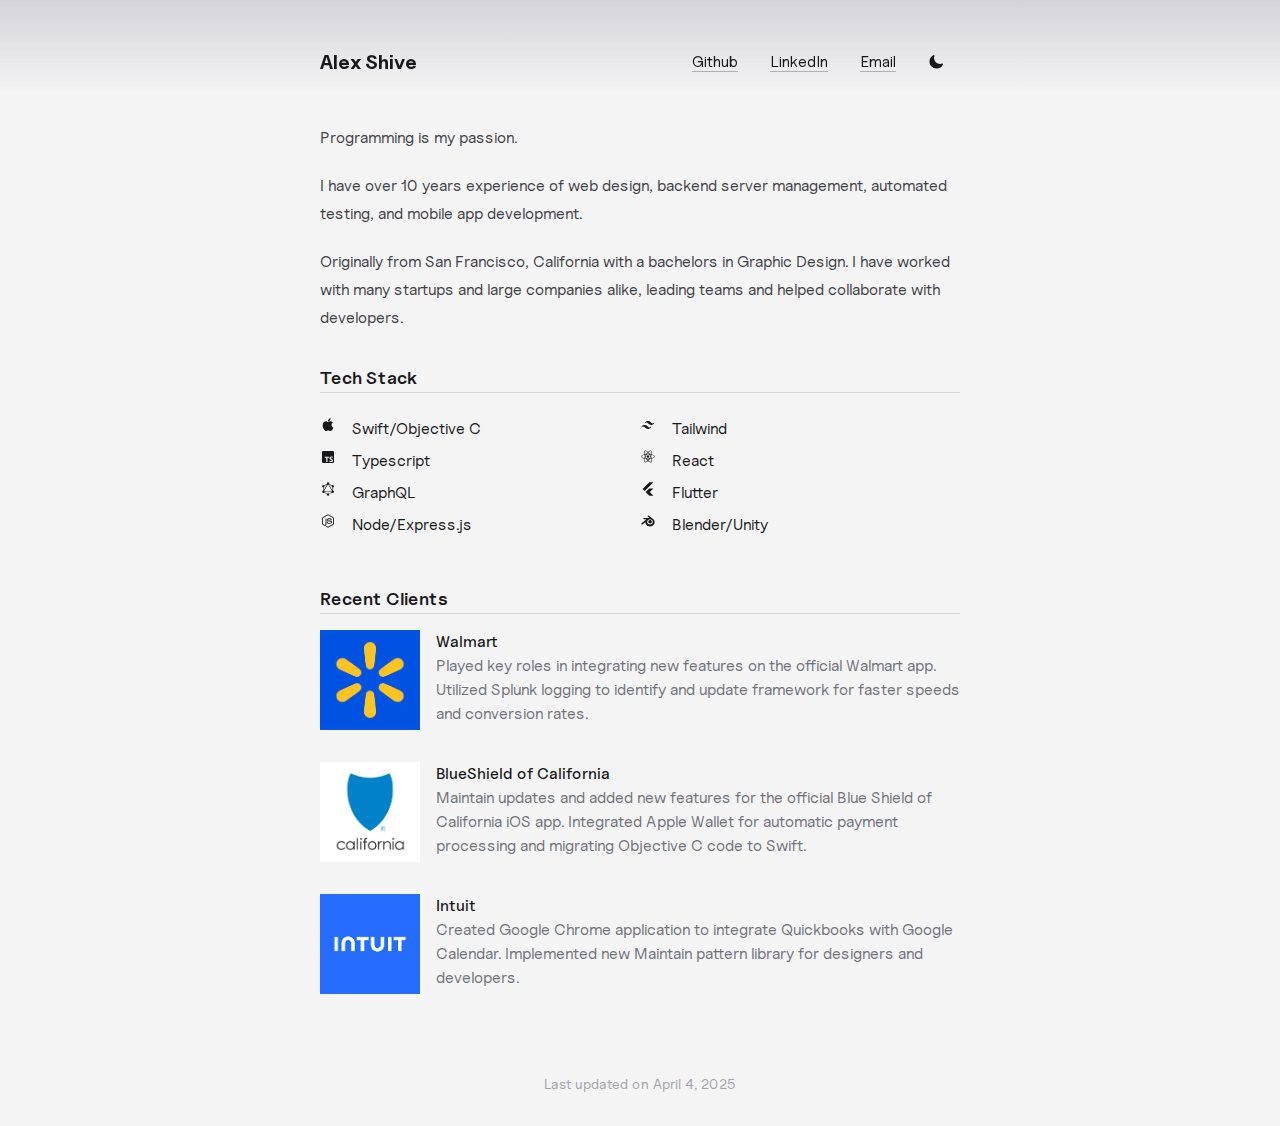
<file: index.html>
<!DOCTYPE html><html lang="en"><head><meta charSet="utf-8"/><meta name="viewport" content="width=device-width, initial-scale=1"/><link rel="preload" href="/_next/static/media/ddac6b903c551925-s.p.woff2" as="font" crossorigin="" type="font/woff2"/><link rel="preload" as="image" href="/projects/walmart.webp"/><link rel="preload" as="image" href="/projects/bsca.webp"/><link rel="preload" as="image" href="/projects/intuit.webp"/><link rel="stylesheet" href="/_next/static/css/1c011b5ec238d823.css" data-precedence="next"/><link rel="preload" as="script" fetchPriority="low" href="/_next/static/chunks/webpack-40944f25d81cb14c.js"/><script src="/_next/static/chunks/4bd1b696-4e6290bd3a973d28.js" async=""></script><script src="/_next/static/chunks/517-cf7f3ab060269c65.js" async=""></script><script src="/_next/static/chunks/main-app-b013ec778c0e8a69.js" async=""></script><script src="/_next/static/chunks/f7333993-b064a245c08699eb.js" async=""></script><script src="/_next/static/chunks/app/layout-23ebc44038657bbb.js" async=""></script><meta name="next-size-adjust" content=""/><title>Alex Shive</title><link rel="icon" href="/icon.svg?fbaa28dee3fe0502" type="image/svg+xml" sizes="any"/><script src="/_next/static/chunks/polyfills-42372ed130431b0a.js" noModule=""></script></head><body class="mx-auto flex flex-col bg-zinc-100 font-sans text-zinc-900 underline-offset-4 selection:bg-zinc-900 selection:text-zinc-100 md:px-0 dark:bg-zinc-950 dark:text-zinc-100 dark:selection:bg-zinc-100 dark:selection:text-zinc-900 __variable_2474da"><script>((e,t,r,n,o,a,i,u)=>{let s=document.documentElement,l=["light","dark"];function c(t){(Array.isArray(e)?e:[e]).forEach(e=>{let r="class"===e,n=r&&a?o.map(e=>a[e]||e):o;r?(s.classList.remove(...n),s.classList.add(a&&a[t]?a[t]:t)):s.setAttribute(e,t)}),u&&l.includes(t)&&(s.style.colorScheme=t)}if(n)c(n);else try{let e=localStorage.getItem(t)||r,n=i&&"system"===e?window.matchMedia("(prefers-color-scheme: dark)").matches?"dark":"light":e;c(n)}catch(e){}})("class","theme","system",null,["light","dark"],null,true,true)</script><header class="sticky inset-0 z-50 bg-gradient-to-b from-zinc-300 dark:from-zinc-900"><section class="items-center flex pt-8"><h1 class="text-xl font-bold flex py-4 flex-auto">Alex Shive</h1><div class="flex flex-none"><span class="p-4"><span class="border-b border-zinc-500 border-opacity-50 transition-[border] hover:border-opacity-100 dark:border-zinc-400 dark:border-opacity-50 dark:hover:border-opacity-100"><a href="https://github.com/alexshive" target="_blank" class="py-4">Github</a></span></span><span class="p-4"><span class="border-b border-zinc-500 border-opacity-50 transition-[border] hover:border-opacity-100 dark:border-zinc-400 dark:border-opacity-50 dark:hover:border-opacity-100"><a href="https://linkedin.com/in/alexshive/" target="_blank" class="py-4">LinkedIn</a></span></span><span class="p-4"><span class="border-b border-zinc-500 border-opacity-50 transition-[border] hover:border-opacity-100 dark:border-zinc-400 dark:border-opacity-50 dark:hover:border-opacity-100"><a href="mailto:mralexshive@gmail.com" target="_blank" class="py-4">Email</a></span></span><div class="size-4"></div></div></section></header><main class="py-8"><section class=" prose prose-zinc max-w-none dark:prose-invert prose-headings:text-zinc-900 prose-h1:text-xl prose-h1:font-semibold prose-h2:text-lg prose-h2:font-semibold prose-a:text-zinc-900 prose-a:no-underline sm:prose-h2:mt-8 dark:prose-headings:text-zinc-100 dark:prose-a:text-zinc-100"><p>Programming is my passion.</p><p>I have over 10 years experience of web design, backend server management, automated testing, and mobile app development.</p><p>Originally from San Francisco, California with a bachelors in Graphic Design. I have worked with many startups and large companies alike, leading teams and helped collaborate with developers.</p></section><section class="flex flex-col py-8"><h2>Tech Stack</h2><div class="grid grid-cols-2 border-t border-zinc-300 dark:border-zinc-800 py-4"><div class="flex pt-2"><svg stroke="currentColor" fill="currentColor" stroke-width="0" viewBox="0 0 24 24" height="1em" width="1em" xmlns="http://www.w3.org/2000/svg"><path d="M19.665 16.811a10.316 10.316 0 0 1-1.021 1.837c-.537.767-.978 1.297-1.316 1.592-.525.482-1.089.73-1.692.744-.432 0-.954-.123-1.562-.373-.61-.249-1.17-.371-1.683-.371-.537 0-1.113.122-1.73.371-.616.25-1.114.381-1.495.393-.577.025-1.154-.229-1.729-.764-.367-.32-.826-.87-1.377-1.648-.59-.829-1.075-1.794-1.455-2.891-.407-1.187-.611-2.335-.611-3.447 0-1.273.275-2.372.826-3.292a4.857 4.857 0 0 1 1.73-1.751 4.65 4.65 0 0 1 2.34-.662c.46 0 1.063.142 1.81.422s1.227.422 1.436.422c.158 0 .689-.167 1.593-.498.853-.307 1.573-.434 2.163-.384 1.6.129 2.801.759 3.6 1.895-1.43.867-2.137 2.08-2.123 3.637.012 1.213.453 2.222 1.317 3.023a4.33 4.33 0 0 0 1.315.863c-.106.307-.218.6-.336.882zM15.998 2.38c0 .95-.348 1.838-1.039 2.659-.836.976-1.846 1.541-2.941 1.452a2.955 2.955 0 0 1-.021-.36c0-.913.396-1.889 1.103-2.688.352-.404.8-.741 1.343-1.009.542-.264 1.054-.41 1.536-.435.013.128.019.255.019.381z"></path></svg><span class="ml-4">Swift/Objective C</span></div><div class="flex pt-2"><svg stroke="currentColor" fill="currentColor" stroke-width="0" viewBox="0 0 24 24" height="1em" width="1em" xmlns="http://www.w3.org/2000/svg"><path d="M18.5 9.51a4.22 4.22 0 0 1-1.91-1.34A5.77 5.77 0 0 0 12 6a4.72 4.72 0 0 0-5 4 3.23 3.23 0 0 1 3.5-1.49 4.32 4.32 0 0 1 1.91 1.35A5.77 5.77 0 0 0 17 12a4.72 4.72 0 0 0 5-4 3.2 3.2 0 0 1-3.5 1.51zm-13 4.98a4.22 4.22 0 0 1 1.91 1.34A5.77 5.77 0 0 0 12 18a4.72 4.72 0 0 0 5-4 3.23 3.23 0 0 1-3.5 1.49 4.32 4.32 0 0 1-1.91-1.35A5.8 5.8 0 0 0 7 12a4.72 4.72 0 0 0-5 4 3.2 3.2 0 0 1 3.5-1.51z"></path></svg><span class="ml-4">Tailwind</span></div><div class="flex pt-2"><svg stroke="currentColor" fill="currentColor" stroke-width="0" viewBox="0 0 24 24" height="1em" width="1em" xmlns="http://www.w3.org/2000/svg"><path d="M19.24 3H4.76A1.76 1.76 0 0 0 3 4.76v14.48A1.76 1.76 0 0 0 4.76 21h14.48A1.76 1.76 0 0 0 21 19.24V4.76A1.76 1.76 0 0 0 19.24 3zm-5.8 10h-2.25v6.44H9.4V13H7.15v-1.46h6.29zm5.8 5.28a1.71 1.71 0 0 1-.67.74 3 3 0 0 1-1 .39 5.81 5.81 0 0 1-1.2.12 7 7 0 0 1-1.23-.11 4.52 4.52 0 0 1-1-.33v-1.71l-.06-.06h.06v.07a3.41 3.41 0 0 0 1 .54 3.06 3.06 0 0 0 1.13.2 2.58 2.58 0 0 0 .6-.06 1.47 1.47 0 0 0 .42-.17.75.75 0 0 0 .25-.25.69.69 0 0 0-.06-.74 1.24 1.24 0 0 0-.35-.33 3.12 3.12 0 0 0-.53-.3l-.67-.28a3.57 3.57 0 0 1-1.37-1 2 2 0 0 1-.46-1.33 2.16 2.16 0 0 1 .24-1.06 2.09 2.09 0 0 1 .66-.71 2.88 2.88 0 0 1 1-.42 5.11 5.11 0 0 1 1.19-.13 7 7 0 0 1 1.09.07 4.53 4.53 0 0 1 .88.23v1.65a2.42 2.42 0 0 0-.42-.24 3.58 3.58 0 0 0-.49-.17 3 3 0 0 0-.49-.1 2.45 2.45 0 0 0-.46 0 2.29 2.29 0 0 0-.56.06 1.54 1.54 0 0 0-.43.16.78.78 0 0 0-.26.25.63.63 0 0 0-.09.33.62.62 0 0 0 .1.35 1.19 1.19 0 0 0 .3.29 2.15 2.15 0 0 0 .46.28l.63.28a6.56 6.56 0 0 1 .84.42 2.65 2.65 0 0 1 .64.49 1.79 1.79 0 0 1 .42.63 2.48 2.48 0 0 1 .14.85 2.68 2.68 0 0 1-.25 1.08z"></path></svg><span class="ml-4">Typescript</span></div><div class="flex pt-2"><svg stroke="currentColor" fill="currentColor" stroke-width="0" viewBox="0 0 24 24" height="1em" width="1em" xmlns="http://www.w3.org/2000/svg"><circle cx="12" cy="11.245" r="1.785"></circle><path d="m7.002 14.794-.395-.101c-2.934-.741-4.617-2.001-4.617-3.452 0-1.452 1.684-2.711 4.617-3.452l.395-.1.111.391a19.507 19.507 0 0 0 1.136 2.983l.085.178-.085.178c-.46.963-.841 1.961-1.136 2.985l-.111.39zm-.577-6.095c-2.229.628-3.598 1.586-3.598 2.542 0 .954 1.368 1.913 3.598 2.54.273-.868.603-1.717.985-2.54a20.356 20.356 0 0 1-.985-2.542zm10.572 6.095-.11-.392a19.628 19.628 0 0 0-1.137-2.984l-.085-.177.085-.179c.46-.961.839-1.96 1.137-2.984l.11-.39.395.1c2.935.741 4.617 2 4.617 3.453 0 1.452-1.683 2.711-4.617 3.452l-.395.101zm-.41-3.553c.4.866.733 1.718.987 2.54 2.23-.627 3.599-1.586 3.599-2.54 0-.956-1.368-1.913-3.599-2.542a20.683 20.683 0 0 1-.987 2.542z"></path><path d="m6.419 8.695-.11-.39c-.826-2.908-.576-4.991.687-5.717 1.235-.715 3.222.13 5.303 2.265l.284.292-.284.291a19.718 19.718 0 0 0-2.02 2.474l-.113.162-.196.016a19.646 19.646 0 0 0-3.157.509l-.394.098zm1.582-5.529c-.224 0-.422.049-.589.145-.828.477-.974 2.138-.404 4.38.891-.197 1.79-.338 2.696-.417a21.058 21.058 0 0 1 1.713-2.123c-1.303-1.267-2.533-1.985-3.416-1.985zm7.997 16.984c-1.188 0-2.714-.896-4.298-2.522l-.283-.291.283-.29a19.827 19.827 0 0 0 2.021-2.477l.112-.16.194-.019a19.473 19.473 0 0 0 3.158-.507l.395-.1.111.391c.822 2.906.573 4.992-.688 5.718a1.978 1.978 0 0 1-1.005.257zm-3.415-2.82c1.302 1.267 2.533 1.986 3.415 1.986.225 0 .423-.05.589-.145.829-.478.976-2.142.404-4.384-.89.198-1.79.34-2.698.419a20.526 20.526 0 0 1-1.71 2.124z"></path><path d="m17.58 8.695-.395-.099a19.477 19.477 0 0 0-3.158-.509l-.194-.017-.112-.162A19.551 19.551 0 0 0 11.7 5.434l-.283-.291.283-.29c2.08-2.134 4.066-2.979 5.303-2.265 1.262.727 1.513 2.81.688 5.717l-.111.39zm-3.287-1.421c.954.085 1.858.228 2.698.417.571-2.242.425-3.903-.404-4.381-.824-.477-2.375.253-4.004 1.841.616.67 1.188 1.378 1.71 2.123zM8.001 20.15a1.983 1.983 0 0 1-1.005-.257c-1.263-.726-1.513-2.811-.688-5.718l.108-.391.395.1c.964.243 2.026.414 3.158.507l.194.019.113.16c.604.878 1.28 1.707 2.02 2.477l.284.29-.284.291c-1.583 1.627-3.109 2.522-4.295 2.522zm-.993-5.362c-.57 2.242-.424 3.906.404 4.384.825.47 2.371-.255 4.005-1.842a21.17 21.17 0 0 1-1.713-2.123 20.692 20.692 0 0 1-2.696-.419z"></path><path d="M12 15.313c-.687 0-1.392-.029-2.1-.088l-.196-.017-.113-.162a25.697 25.697 0 0 1-1.126-1.769 26.028 26.028 0 0 1-.971-1.859l-.084-.177.084-.179c.299-.632.622-1.252.971-1.858.347-.596.726-1.192 1.126-1.77l.113-.16.196-.018a25.148 25.148 0 0 1 4.198 0l.194.019.113.16a25.136 25.136 0 0 1 2.1 3.628l.083.179-.083.177a24.742 24.742 0 0 1-2.1 3.628l-.113.162-.194.017c-.706.057-1.412.087-2.098.087zm-1.834-.904c1.235.093 2.433.093 3.667 0a24.469 24.469 0 0 0 1.832-3.168 23.916 23.916 0 0 0-1.832-3.168 23.877 23.877 0 0 0-3.667 0 23.743 23.743 0 0 0-1.832 3.168 24.82 24.82 0 0 0 1.832 3.168z"></path></svg><span class="ml-4">React</span></div><div class="flex pt-2"><svg stroke="currentColor" fill="currentColor" stroke-width="0" viewBox="0 0 24 24" height="1em" width="1em" xmlns="http://www.w3.org/2000/svg"><path d="M20.1 14.56a2.07 2.07 0 0 0-.47-.18V9.62a1.64 1.64 0 0 0 .48-.18 1.78 1.78 0 0 0-1.78-3.09 1.62 1.62 0 0 0-.41.32l-4.11-2.38a1.7 1.7 0 0 0 .07-.51 1.78 1.78 0 0 0-3.56 0 1.7 1.7 0 0 0 .07.51L6.28 6.66a1.58 1.58 0 0 0-.41-.31 1.78 1.78 0 0 0-1.78 3.09 1.64 1.64 0 0 0 .48.18v4.76a2.07 2.07 0 0 0-.47.18 1.78 1.78 0 1 0 1.78 3.09 1.72 1.72 0 0 0 .4-.31l4.11 2.37a1.7 1.7 0 0 0-.07.51 1.78 1.78 0 0 0 3.56 0 1.69 1.69 0 0 0-.09-.56l4.09-2.36a1.7 1.7 0 0 0 .44.35 1.78 1.78 0 1 0 1.78-3.09zM6.72 15.69a1.72 1.72 0 0 0-.19-.47 1.53 1.53 0 0 0-.31-.4l5.38-9.33a1.82 1.82 0 0 0 1 0l5.4 9.33a1.53 1.53 0 0 0-.31.4 1.72 1.72 0 0 0-.19.47zM17.5 7.4a1.81 1.81 0 0 0 .17 1.38 1.75 1.75 0 0 0 1.12.84v4.76h-.07l-5.39-9.31.05-.07zM10.82 5a.12.12 0 0 0 0 .05L5.48 14.4h-.07V9.62a1.75 1.75 0 0 0 1.12-.84A1.81 1.81 0 0 0 6.7 7.4zm2.6 14a1.78 1.78 0 0 0-1.32-.58 1.75 1.75 0 0 0-1.28.54L6.7 16.6v-.06h10.78v.11z"></path></svg><span class="ml-4">GraphQL</span></div><div class="flex pt-2"><svg stroke="currentColor" fill="currentColor" stroke-width="0" viewBox="0 0 24 24" height="1em" width="1em" xmlns="http://www.w3.org/2000/svg"><path d="M13.9 2.01 3.9 12l3.09 3.09 2.71-2.7L20.09 2l-6.19.01zm.82 14.6 5.39-5.38h-5.93c-.11 0-.26 0-.34.07l-2.23 2.23-3.09 3.07 3.09 3.1 2.15 2.15c.07.07.14.17.26.15h6.07z"></path></svg><span class="ml-4">Flutter</span></div><div class="flex pt-2"><svg stroke="currentColor" fill="currentColor" stroke-width="0" viewBox="0 0 24 24" height="1em" width="1em" xmlns="http://www.w3.org/2000/svg"><path d="M12 21.985c-.275 0-.532-.074-.772-.202l-2.439-1.448c-.365-.203-.182-.277-.072-.314.496-.165.588-.201 1.101-.493.056-.037.129-.02.185.017l1.87 1.12c.074.036.166.036.221 0l7.319-4.237c.074-.036.11-.11.11-.202V7.768c0-.091-.036-.165-.11-.201l-7.319-4.219c-.073-.037-.165-.037-.221 0L4.552 7.566c-.073.036-.11.129-.11.201v8.457c0 .073.037.166.11.202l2 1.157c1.082.548 1.762-.095 1.762-.735V8.502c0-.11.091-.221.22-.221h.936c.108 0 .22.092.22.221v8.347c0 1.449-.788 2.294-2.164 2.294-.422 0-.752 0-1.688-.46l-1.925-1.099a1.55 1.55 0 0 1-.771-1.34V7.786c0-.55.293-1.064.771-1.339l7.316-4.237a1.637 1.637 0 0 1 1.544 0l7.317 4.237c.479.274.771.789.771 1.339v8.458c0 .549-.293 1.063-.771 1.34l-7.317 4.236c-.241.11-.516.165-.773.165zm2.256-5.816c-3.21 0-3.87-1.468-3.87-2.714 0-.11.092-.221.22-.221h.954c.11 0 .201.073.201.184.147.971.568 1.449 2.514 1.449 1.54 0 2.202-.35 2.202-1.175 0-.477-.185-.825-2.587-1.063-1.999-.2-3.246-.643-3.246-2.238 0-1.485 1.247-2.366 3.339-2.366 2.347 0 3.503.809 3.649 2.568a.297.297 0 0 1-.056.165c-.037.036-.091.073-.146.073h-.953a.212.212 0 0 1-.202-.164c-.221-1.012-.789-1.34-2.292-1.34-1.689 0-1.891.587-1.891 1.027 0 .531.237.696 2.514.99 2.256.293 3.32.715 3.32 2.294-.02 1.615-1.339 2.531-3.67 2.531z"></path></svg><span class="ml-4">Node/Express.js</span></div><div class="flex pt-2"><svg stroke="currentColor" fill="currentColor" stroke-width="0" viewBox="0 0 24 24" height="1em" width="1em" xmlns="http://www.w3.org/2000/svg"><path d="M12.427 13.011c.037-.667.363-1.254.856-1.671a2.855 2.855 0 0 1 1.844-.66c.71 0 1.36.25 1.845.66.492.417.819 1.005.856 1.671.038.686-.237 1.323-.721 1.795a2.829 2.829 0 0 1-1.979.782 2.83 2.83 0 0 1-1.981-.782c-.483-.472-.759-1.109-.72-1.795z"></path><path d="M8.124 14.361c.005.26.089.767.213 1.164a6.156 6.156 0 0 0 1.328 2.299 6.833 6.833 0 0 0 2.323 1.667 7.465 7.465 0 0 0 3.05.635 7.495 7.495 0 0 0 3.051-.645 6.913 6.913 0 0 0 2.321-1.675 6.196 6.196 0 0 0 1.326-2.303 5.76 5.76 0 0 0 .25-1.285 5.942 5.942 0 0 0-.888-3.594 6.496 6.496 0 0 0-1.545-1.703l.001-.001-6.249-4.799-.016-.014c-.411-.314-1.101-.313-1.551.002-.457.319-.508.846-.104 1.18l-.001.001 2.606 2.121-7.943.009h-.012c-.656 0-1.287.432-1.412.976-.128.555.318 1.015 1.001 1.017l-.001.003 4.027-.008-7.188 5.516-.027.021c-.677.519-.896 1.382-.47 1.929.434.556 1.354.556 2.04.002l3.922-3.209c.001 0-.056.433-.052.694zm10.078 1.45c-.808.824-1.938 1.291-3.163 1.293-1.226.002-2.356-.461-3.165-1.283a3.739 3.739 0 0 1-.864-1.352 3.503 3.503 0 0 1-.199-1.511c.044-.505.193-.987.434-1.422.236-.429.562-.815.962-1.144a4.477 4.477 0 0 1 2.832-.988 4.478 4.478 0 0 1 2.832.98c.399.326.725.711.961 1.139.24.436.39.916.434 1.421a3.52 3.52 0 0 1-.198 1.511 3.804 3.804 0 0 1-.866 1.356z"></path></svg><span class="ml-4">Blender/Unity</span></div></div></section><section><h2>Recent Clients</h2><div class="flex grid border-t border-zinc-300 dark:border-zinc-800"><a href="https://apps.apple.com/us/app/walmart-shopping-savings/id338137227" target="_blank"><article class="flex flex-col gap-2 py-4 transition-[background]"><div class="flex"><img src="/projects/walmart.webp" alt="Thumbnail for Walmart." width="100" height="100"/><div class="pl-4"><h3 class="font-medium">Walmart</h3><p class="text-zinc-500 dark:text-zinc-400">Played key roles in integrating new features on the official Walmart app. Utilized Splunk logging to identify and update framework for faster speeds and conversion rates.</p></div></div></article></a><a href="https://apps.apple.com/us/app/blue-shield-of-california/id728293729" target="_blank"><article class="flex flex-col gap-2 py-4 transition-[background]"><div class="flex"><img src="/projects/bsca.webp" alt="Thumbnail for BlueShield of California." width="100" height="100"/><div class="pl-4"><h3 class="font-medium">BlueShield of California</h3><p class="text-zinc-500 dark:text-zinc-400">Maintain updates and added new features for the official Blue Shield of California iOS app. Integrated Apple Wallet for automatic payment processing and migrating Objective C code to Swift.</p></div></div></article></a><a href="https://intuit.com" target="_blank"><article class="flex flex-col gap-2 py-4 transition-[background]"><div class="flex"><img src="/projects/intuit.webp" alt="Thumbnail for Intuit." width="100" height="100"/><div class="pl-4"><h3 class="font-medium">Intuit</h3><p class="text-zinc-500 dark:text-zinc-400">Created Google Chrome application to integrate Quickbooks with Google Calendar. Implemented new Maintain pattern library for designers and developers. </p></div></div></article></a></div></section></main><footer class="my-8 flex justify-center text-sm text-zinc-400 dark:text-zinc-500"><p>Last updated on <!-- -->April 4, 2025</p></footer><script src="/_next/static/chunks/webpack-40944f25d81cb14c.js" async=""></script><script>(self.__next_f=self.__next_f||[]).push([0])</script><script>self.__next_f.push([1,"1:\"$Sreact.fragment\"\n2:I[7113,[\"760\",\"static/chunks/f7333993-b064a245c08699eb.js\",\"177\",\"static/chunks/app/layout-23ebc44038657bbb.js\"],\"ThemeProvider\"]\n3:I[3890,[\"760\",\"static/chunks/f7333993-b064a245c08699eb.js\",\"177\",\"static/chunks/app/layout-23ebc44038657bbb.js\"],\"ThemeToggle\"]\n8:I[6213,[],\"OutletBoundary\"]\na:I[6213,[],\"MetadataBoundary\"]\nc:I[6213,[],\"ViewportBoundary\"]\ne:I[4835,[],\"\"]\n:HL[\"/_next/static/media/ddac6b903c551925-s.p.woff2\",\"font\",{\"crossOrigin\":\"\",\"type\":\"font/woff2\"}]\n:HL[\"/_next/static/css/1c011b5ec238d823.css\",\"style\"]\n5:T40c,M19.24 3H4.76A1.76 1.76 0 0 0 3 4.76v14.48A1.76 1.76 0 0 0 4.76 21h14.48A1.76 1.76 0 0 0 21 19.24V4.76A1.76 1.76 0 0 0 19.24 3zm-5.8 10h-2.25v6.44H9.4V13H7.15v-1.46h6.29zm5.8 5.28a1.71 1.71 0 0 1-.67.74 3 3 0 0 1-1 .39 5.81 5.81 0 0 1-1.2.12 7 7 0 0 1-1.23-.11 4.52 4.52 0 0 1-1-.33v-1.71l-.06-.06h.06v.07a3.41 3.41 0 0 0 1 .54 3.06 3.06 0 0 0 1.13.2 2.58 2.58 0 0 0 .6-.06 1.47 1.47 0 0 0 .42-.17.75.75 0 0 0 .25-.25.69.69 0 0 0-.06-.74 1.24 1.24 0 0 0-.35-.33 3.12 3.12 0 0 0-.53-.3l-.67-.28a3.57 3.57 0 0 1-1.37-1 2 2 0 0 1-.46-1.33 2.16 2.16 0 0 1 .24-1.06 2.09 2.09 0 0 1 .66-.71 2.88 2.88 0 0 1 1-.42 5.11 5.11 0 0 1 1.19-.13 7 7 0 0 1 1.09.07 4.53 4.53 0 0 1 .88.23v1.65a2.42 2.42 0 0 0-.42-.24 3.58 3.58 0 0 0-.49-.17 3 3 0 0 0-.49-.1 2.45 2.45 0 0 0-.46 0 2.29 2.29 0 0 0-.56.06 1.54 1.54 0 0 0-.43.16.78.78 0 0 0-.26.25.63.63 0 0 0-.09.33.62.62 0 0 0 .1.35 1.19 1.19 0 0 0 .3.29 2.15 2.15 0 0 0 .46.28l.63.28a6.56 6.56 0 0 1 .84.42 2.65 2.65 0 0 1 .64.49 1.79 1.79 0 0 1 .42.63 2.48 2.48 0 0 1 .14.85 2.68 2.68 0 0 1-.25 1.08z6:T4d2,M12 21.985c-.275 0-.532-.074-.772-.202l-2.439-1.448c-.365-.203-.182-.277-.072-.314.496-.165.588-.201 1.101-.493.056-.037.129-.02.185.017l1.87 1.12c.074.036.166.036.221 0l7.319-4.237c.074-.036.11-.11.11-.202V7.768c0-.091-.036-.165-.11-.201l-7.319-4.219c-.073-.037-.165-.037-.221 0L4.552 7.566c-.073.036-.11.129-.11.201v8.457c0 .073.037.166.11.202l2 1.157c1.082.548 1.762-.095 1.762-.735V8.502c0-.11.091-.221.22-.221h.936c.108 0 .22.092.22.221v8.347c0 1"])</script><script>self.__next_f.push([1,".449-.788 2.294-2.164 2.294-.422 0-.752 0-1.688-.46l-1.925-1.099a1.55 1.55 0 0 1-.771-1.34V7.786c0-.55.293-1.064.771-1.339l7.316-4.237a1.637 1.637 0 0 1 1.544 0l7.317 4.237c.479.274.771.789.771 1.339v8.458c0 .549-.293 1.063-.771 1.34l-7.317 4.236c-.241.11-.516.165-.773.165zm2.256-5.816c-3.21 0-3.87-1.468-3.87-2.714 0-.11.092-.221.22-.221h.954c.11 0 .201.073.201.184.147.971.568 1.449 2.514 1.449 1.54 0 2.202-.35 2.202-1.175 0-.477-.185-.825-2.587-1.063-1.999-.2-3.246-.643-3.246-2.238 0-1.485 1.247-2.366 3.339-2.366 2.347 0 3.503.809 3.649 2.568a.297.297 0 0 1-.056.165c-.037.036-.091.073-.146.073h-.953a.212.212 0 0 1-.202-.164c-.221-1.012-.789-1.34-2.292-1.34-1.689 0-1.891.587-1.891 1.027 0 .531.237.696 2.514.99 2.256.293 3.32.715 3.32 2.294-.02 1.615-1.339 2.531-3.67 2.531z"])</script><script>self.__next_f.push([1,"0:{\"P\":null,\"b\":\"0f-XfesuSmouGEtUKVCeb\",\"p\":\"\",\"c\":[\"\",\"\"],\"i\":false,\"f\":[[[\"\",{\"children\":[\"__PAGE__\",{}]},\"$undefined\",\"$undefined\",true],[\"\",[\"$\",\"$1\",\"c\",{\"children\":[[[\"$\",\"link\",\"0\",{\"rel\":\"stylesheet\",\"href\":\"/_next/static/css/1c011b5ec238d823.css\",\"precedence\":\"next\",\"crossOrigin\":\"$undefined\",\"nonce\":\"$undefined\"}]],[\"$\",\"html\",null,{\"lang\":\"en\",\"suppressHydrationWarning\":true,\"children\":[[\"$\",\"title\",null,{\"children\":\"Alex Shive\"}],[\"$\",\"body\",null,{\"className\":\"mx-auto flex flex-col bg-zinc-100 font-sans text-zinc-900 underline-offset-4 selection:bg-zinc-900 selection:text-zinc-100 md:px-0 dark:bg-zinc-950 dark:text-zinc-100 dark:selection:bg-zinc-100 dark:selection:text-zinc-900 __variable_2474da\",\"children\":[\"$\",\"$L2\",null,{\"attribute\":\"class\",\"children\":[[\"$\",\"header\",null,{\"className\":\"sticky inset-0 z-50 bg-gradient-to-b from-zinc-300 dark:from-zinc-900\",\"children\":[\"$\",\"section\",null,{\"className\":\"items-center flex pt-8\",\"children\":[[\"$\",\"h1\",null,{\"className\":\"text-xl font-bold flex py-4 flex-auto\",\"children\":\"Alex Shive\"}],[\"$\",\"div\",null,{\"className\":\"flex flex-none\",\"children\":[[[\"$\",\"span\",\"Github\",{\"className\":\"p-4\",\"children\":[\"$\",\"span\",null,{\"className\":\"border-b border-zinc-500 border-opacity-50 transition-[border] hover:border-opacity-100 dark:border-zinc-400 dark:border-opacity-50 dark:hover:border-opacity-100\",\"children\":[\"$\",\"a\",null,{\"href\":\"https://github.com/alexshive\",\"target\":\"_blank\",\"className\":\"py-4\",\"children\":\"Github\"}]}]}],[\"$\",\"span\",\"LinkedIn\",{\"className\":\"p-4\",\"children\":[\"$\",\"span\",null,{\"className\":\"border-b border-zinc-500 border-opacity-50 transition-[border] hover:border-opacity-100 dark:border-zinc-400 dark:border-opacity-50 dark:hover:border-opacity-100\",\"children\":[\"$\",\"a\",null,{\"href\":\"https://linkedin.com/in/alexshive/\",\"target\":\"_blank\",\"className\":\"py-4\",\"children\":\"LinkedIn\"}]}]}],[\"$\",\"span\",\"Email\",{\"className\":\"p-4\",\"children\":[\"$\",\"span\",null,{\"className\":\"border-b border-zinc-500 border-opacity-50 transition-[border] hover:border-opacity-100 dark:border-zinc-400 dark:border-opacity-50 dark:hover:border-opacity-100\",\"children\":[\"$\",\"a\",null,{\"href\":\"mailto:mralexshive@gmail.com\",\"target\":\"_blank\",\"className\":\"py-4\",\"children\":\"Email\"}]}]}]],[\"$\",\"$L3\",null,{}]]}]]}]}],[\"$\",\"main\",null,{\"className\":\"py-8\",\"children\":[\"$L4\",[\"$\",\"section\",null,{\"className\":\"flex flex-col py-8\",\"children\":[[\"$\",\"h2\",null,{\"children\":\"Tech Stack\"}],[\"$\",\"div\",null,{\"className\":\"grid grid-cols-2 border-t border-zinc-300 dark:border-zinc-800 py-4\",\"children\":[[\"$\",\"div\",\"Swift/Objective C\",{\"className\":\"flex pt-2\",\"children\":[[\"$\",\"svg\",null,{\"stroke\":\"currentColor\",\"fill\":\"currentColor\",\"strokeWidth\":\"0\",\"viewBox\":\"0 0 24 24\",\"children\":[\"$undefined\",[[\"$\",\"path\",\"0\",{\"d\":\"M19.665 16.811a10.316 10.316 0 0 1-1.021 1.837c-.537.767-.978 1.297-1.316 1.592-.525.482-1.089.73-1.692.744-.432 0-.954-.123-1.562-.373-.61-.249-1.17-.371-1.683-.371-.537 0-1.113.122-1.73.371-.616.25-1.114.381-1.495.393-.577.025-1.154-.229-1.729-.764-.367-.32-.826-.87-1.377-1.648-.59-.829-1.075-1.794-1.455-2.891-.407-1.187-.611-2.335-.611-3.447 0-1.273.275-2.372.826-3.292a4.857 4.857 0 0 1 1.73-1.751 4.65 4.65 0 0 1 2.34-.662c.46 0 1.063.142 1.81.422s1.227.422 1.436.422c.158 0 .689-.167 1.593-.498.853-.307 1.573-.434 2.163-.384 1.6.129 2.801.759 3.6 1.895-1.43.867-2.137 2.08-2.123 3.637.012 1.213.453 2.222 1.317 3.023a4.33 4.33 0 0 0 1.315.863c-.106.307-.218.6-.336.882zM15.998 2.38c0 .95-.348 1.838-1.039 2.659-.836.976-1.846 1.541-2.941 1.452a2.955 2.955 0 0 1-.021-.36c0-.913.396-1.889 1.103-2.688.352-.404.8-.741 1.343-1.009.542-.264 1.054-.41 1.536-.435.013.128.019.255.019.381z\",\"children\":[]}]]],\"className\":\"$undefined\",\"style\":{\"color\":\"$undefined\"},\"height\":\"1em\",\"width\":\"1em\",\"xmlns\":\"http://www.w3.org/2000/svg\"}],[\"$\",\"span\",null,{\"className\":\"ml-4\",\"children\":\"Swift/Objective C\"}]]}],[\"$\",\"div\",\"Tailwind\",{\"className\":\"flex pt-2\",\"children\":[[\"$\",\"svg\",null,{\"stroke\":\"currentColor\",\"fill\":\"currentColor\",\"strokeWidth\":\"0\",\"viewBox\":\"0 0 24 24\",\"children\":[\"$undefined\",[[\"$\",\"path\",\"0\",{\"d\":\"M18.5 9.51a4.22 4.22 0 0 1-1.91-1.34A5.77 5.77 0 0 0 12 6a4.72 4.72 0 0 0-5 4 3.23 3.23 0 0 1 3.5-1.49 4.32 4.32 0 0 1 1.91 1.35A5.77 5.77 0 0 0 17 12a4.72 4.72 0 0 0 5-4 3.2 3.2 0 0 1-3.5 1.51zm-13 4.98a4.22 4.22 0 0 1 1.91 1.34A5.77 5.77 0 0 0 12 18a4.72 4.72 0 0 0 5-4 3.23 3.23 0 0 1-3.5 1.49 4.32 4.32 0 0 1-1.91-1.35A5.8 5.8 0 0 0 7 12a4.72 4.72 0 0 0-5 4 3.2 3.2 0 0 1 3.5-1.51z\",\"children\":[]}]]],\"className\":\"$undefined\",\"style\":{\"color\":\"$undefined\"},\"height\":\"1em\",\"width\":\"1em\",\"xmlns\":\"http://www.w3.org/2000/svg\"}],[\"$\",\"span\",null,{\"className\":\"ml-4\",\"children\":\"Tailwind\"}]]}],[\"$\",\"div\",\"Typescript\",{\"className\":\"flex pt-2\",\"children\":[[\"$\",\"svg\",null,{\"stroke\":\"currentColor\",\"fill\":\"currentColor\",\"strokeWidth\":\"0\",\"viewBox\":\"0 0 24 24\",\"children\":[\"$undefined\",[[\"$\",\"path\",\"0\",{\"d\":\"$5\",\"children\":[]}]]],\"className\":\"$undefined\",\"style\":{\"color\":\"$undefined\"},\"height\":\"1em\",\"width\":\"1em\",\"xmlns\":\"http://www.w3.org/2000/svg\"}],[\"$\",\"span\",null,{\"className\":\"ml-4\",\"children\":\"Typescript\"}]]}],[\"$\",\"div\",\"React\",{\"className\":\"flex pt-2\",\"children\":[[\"$\",\"svg\",null,{\"stroke\":\"currentColor\",\"fill\":\"currentColor\",\"strokeWidth\":\"0\",\"viewBox\":\"0 0 24 24\",\"children\":[\"$undefined\",[[\"$\",\"circle\",\"0\",{\"cx\":\"12\",\"cy\":\"11.245\",\"r\":\"1.785\",\"children\":[]}],[\"$\",\"path\",\"1\",{\"d\":\"m7.002 14.794-.395-.101c-2.934-.741-4.617-2.001-4.617-3.452 0-1.452 1.684-2.711 4.617-3.452l.395-.1.111.391a19.507 19.507 0 0 0 1.136 2.983l.085.178-.085.178c-.46.963-.841 1.961-1.136 2.985l-.111.39zm-.577-6.095c-2.229.628-3.598 1.586-3.598 2.542 0 .954 1.368 1.913 3.598 2.54.273-.868.603-1.717.985-2.54a20.356 20.356 0 0 1-.985-2.542zm10.572 6.095-.11-.392a19.628 19.628 0 0 0-1.137-2.984l-.085-.177.085-.179c.46-.961.839-1.96 1.137-2.984l.11-.39.395.1c2.935.741 4.617 2 4.617 3.453 0 1.452-1.683 2.711-4.617 3.452l-.395.101zm-.41-3.553c.4.866.733 1.718.987 2.54 2.23-.627 3.599-1.586 3.599-2.54 0-.956-1.368-1.913-3.599-2.542a20.683 20.683 0 0 1-.987 2.542z\",\"children\":[]}],[\"$\",\"path\",\"2\",{\"d\":\"m6.419 8.695-.11-.39c-.826-2.908-.576-4.991.687-5.717 1.235-.715 3.222.13 5.303 2.265l.284.292-.284.291a19.718 19.718 0 0 0-2.02 2.474l-.113.162-.196.016a19.646 19.646 0 0 0-3.157.509l-.394.098zm1.582-5.529c-.224 0-.422.049-.589.145-.828.477-.974 2.138-.404 4.38.891-.197 1.79-.338 2.696-.417a21.058 21.058 0 0 1 1.713-2.123c-1.303-1.267-2.533-1.985-3.416-1.985zm7.997 16.984c-1.188 0-2.714-.896-4.298-2.522l-.283-.291.283-.29a19.827 19.827 0 0 0 2.021-2.477l.112-.16.194-.019a19.473 19.473 0 0 0 3.158-.507l.395-.1.111.391c.822 2.906.573 4.992-.688 5.718a1.978 1.978 0 0 1-1.005.257zm-3.415-2.82c1.302 1.267 2.533 1.986 3.415 1.986.225 0 .423-.05.589-.145.829-.478.976-2.142.404-4.384-.89.198-1.79.34-2.698.419a20.526 20.526 0 0 1-1.71 2.124z\",\"children\":[]}],[\"$\",\"path\",\"3\",{\"d\":\"m17.58 8.695-.395-.099a19.477 19.477 0 0 0-3.158-.509l-.194-.017-.112-.162A19.551 19.551 0 0 0 11.7 5.434l-.283-.291.283-.29c2.08-2.134 4.066-2.979 5.303-2.265 1.262.727 1.513 2.81.688 5.717l-.111.39zm-3.287-1.421c.954.085 1.858.228 2.698.417.571-2.242.425-3.903-.404-4.381-.824-.477-2.375.253-4.004 1.841.616.67 1.188 1.378 1.71 2.123zM8.001 20.15a1.983 1.983 0 0 1-1.005-.257c-1.263-.726-1.513-2.811-.688-5.718l.108-.391.395.1c.964.243 2.026.414 3.158.507l.194.019.113.16c.604.878 1.28 1.707 2.02 2.477l.284.29-.284.291c-1.583 1.627-3.109 2.522-4.295 2.522zm-.993-5.362c-.57 2.242-.424 3.906.404 4.384.825.47 2.371-.255 4.005-1.842a21.17 21.17 0 0 1-1.713-2.123 20.692 20.692 0 0 1-2.696-.419z\",\"children\":[]}],[\"$\",\"path\",\"4\",{\"d\":\"M12 15.313c-.687 0-1.392-.029-2.1-.088l-.196-.017-.113-.162a25.697 25.697 0 0 1-1.126-1.769 26.028 26.028 0 0 1-.971-1.859l-.084-.177.084-.179c.299-.632.622-1.252.971-1.858.347-.596.726-1.192 1.126-1.77l.113-.16.196-.018a25.148 25.148 0 0 1 4.198 0l.194.019.113.16a25.136 25.136 0 0 1 2.1 3.628l.083.179-.083.177a24.742 24.742 0 0 1-2.1 3.628l-.113.162-.194.017c-.706.057-1.412.087-2.098.087zm-1.834-.904c1.235.093 2.433.093 3.667 0a24.469 24.469 0 0 0 1.832-3.168 23.916 23.916 0 0 0-1.832-3.168 23.877 23.877 0 0 0-3.667 0 23.743 23.743 0 0 0-1.832 3.168 24.82 24.82 0 0 0 1.832 3.168z\",\"children\":[]}]]],\"className\":\"$undefined\",\"style\":{\"color\":\"$undefined\"},\"height\":\"1em\",\"width\":\"1em\",\"xmlns\":\"http://www.w3.org/2000/svg\"}],[\"$\",\"span\",null,{\"className\":\"ml-4\",\"children\":\"React\"}]]}],[\"$\",\"div\",\"GraphQL\",{\"className\":\"flex pt-2\",\"children\":[[\"$\",\"svg\",null,{\"stroke\":\"currentColor\",\"fill\":\"currentColor\",\"strokeWidth\":\"0\",\"viewBox\":\"0 0 24 24\",\"children\":[\"$undefined\",[[\"$\",\"path\",\"0\",{\"d\":\"M20.1 14.56a2.07 2.07 0 0 0-.47-.18V9.62a1.64 1.64 0 0 0 .48-.18 1.78 1.78 0 0 0-1.78-3.09 1.62 1.62 0 0 0-.41.32l-4.11-2.38a1.7 1.7 0 0 0 .07-.51 1.78 1.78 0 0 0-3.56 0 1.7 1.7 0 0 0 .07.51L6.28 6.66a1.58 1.58 0 0 0-.41-.31 1.78 1.78 0 0 0-1.78 3.09 1.64 1.64 0 0 0 .48.18v4.76a2.07 2.07 0 0 0-.47.18 1.78 1.78 0 1 0 1.78 3.09 1.72 1.72 0 0 0 .4-.31l4.11 2.37a1.7 1.7 0 0 0-.07.51 1.78 1.78 0 0 0 3.56 0 1.69 1.69 0 0 0-.09-.56l4.09-2.36a1.7 1.7 0 0 0 .44.35 1.78 1.78 0 1 0 1.78-3.09zM6.72 15.69a1.72 1.72 0 0 0-.19-.47 1.53 1.53 0 0 0-.31-.4l5.38-9.33a1.82 1.82 0 0 0 1 0l5.4 9.33a1.53 1.53 0 0 0-.31.4 1.72 1.72 0 0 0-.19.47zM17.5 7.4a1.81 1.81 0 0 0 .17 1.38 1.75 1.75 0 0 0 1.12.84v4.76h-.07l-5.39-9.31.05-.07zM10.82 5a.12.12 0 0 0 0 .05L5.48 14.4h-.07V9.62a1.75 1.75 0 0 0 1.12-.84A1.81 1.81 0 0 0 6.7 7.4zm2.6 14a1.78 1.78 0 0 0-1.32-.58 1.75 1.75 0 0 0-1.28.54L6.7 16.6v-.06h10.78v.11z\",\"children\":[]}]]],\"className\":\"$undefined\",\"style\":{\"color\":\"$undefined\"},\"height\":\"1em\",\"width\":\"1em\",\"xmlns\":\"http://www.w3.org/2000/svg\"}],[\"$\",\"span\",null,{\"className\":\"ml-4\",\"children\":\"GraphQL\"}]]}],[\"$\",\"div\",\"Flutter\",{\"className\":\"flex pt-2\",\"children\":[[\"$\",\"svg\",null,{\"stroke\":\"currentColor\",\"fill\":\"currentColor\",\"strokeWidth\":\"0\",\"viewBox\":\"0 0 24 24\",\"children\":[\"$undefined\",[[\"$\",\"path\",\"0\",{\"d\":\"M13.9 2.01 3.9 12l3.09 3.09 2.71-2.7L20.09 2l-6.19.01zm.82 14.6 5.39-5.38h-5.93c-.11 0-.26 0-.34.07l-2.23 2.23-3.09 3.07 3.09 3.1 2.15 2.15c.07.07.14.17.26.15h6.07z\",\"children\":[]}]]],\"className\":\"$undefined\",\"style\":{\"color\":\"$undefined\"},\"height\":\"1em\",\"width\":\"1em\",\"xmlns\":\"http://www.w3.org/2000/svg\"}],[\"$\",\"span\",null,{\"className\":\"ml-4\",\"children\":\"Flutter\"}]]}],[\"$\",\"div\",\"Node/Express.js\",{\"className\":\"flex pt-2\",\"children\":[[\"$\",\"svg\",null,{\"stroke\":\"currentColor\",\"fill\":\"currentColor\",\"strokeWidth\":\"0\",\"viewBox\":\"0 0 24 24\",\"children\":[\"$undefined\",[[\"$\",\"path\",\"0\",{\"d\":\"$6\",\"children\":[]}]]],\"className\":\"$undefined\",\"style\":{\"color\":\"$undefined\"},\"height\":\"1em\",\"width\":\"1em\",\"xmlns\":\"http://www.w3.org/2000/svg\"}],[\"$\",\"span\",null,{\"className\":\"ml-4\",\"children\":\"Node/Express.js\"}]]}],[\"$\",\"div\",\"Blender/Unity\",{\"className\":\"flex pt-2\",\"children\":[[\"$\",\"svg\",null,{\"stroke\":\"currentColor\",\"fill\":\"currentColor\",\"strokeWidth\":\"0\",\"viewBox\":\"0 0 24 24\",\"children\":[\"$undefined\",[[\"$\",\"path\",\"0\",{\"d\":\"M12.427 13.011c.037-.667.363-1.254.856-1.671a2.855 2.855 0 0 1 1.844-.66c.71 0 1.36.25 1.845.66.492.417.819 1.005.856 1.671.038.686-.237 1.323-.721 1.795a2.829 2.829 0 0 1-1.979.782 2.83 2.83 0 0 1-1.981-.782c-.483-.472-.759-1.109-.72-1.795z\",\"children\":[]}],[\"$\",\"path\",\"1\",{\"d\":\"M8.124 14.361c.005.26.089.767.213 1.164a6.156 6.156 0 0 0 1.328 2.299 6.833 6.833 0 0 0 2.323 1.667 7.465 7.465 0 0 0 3.05.635 7.495 7.495 0 0 0 3.051-.645 6.913 6.913 0 0 0 2.321-1.675 6.196 6.196 0 0 0 1.326-2.303 5.76 5.76 0 0 0 .25-1.285 5.942 5.942 0 0 0-.888-3.594 6.496 6.496 0 0 0-1.545-1.703l.001-.001-6.249-4.799-.016-.014c-.411-.314-1.101-.313-1.551.002-.457.319-.508.846-.104 1.18l-.001.001 2.606 2.121-7.943.009h-.012c-.656 0-1.287.432-1.412.976-.128.555.318 1.015 1.001 1.017l-.001.003 4.027-.008-7.188 5.516-.027.021c-.677.519-.896 1.382-.47 1.929.434.556 1.354.556 2.04.002l3.922-3.209c.001 0-.056.433-.052.694zm10.078 1.45c-.808.824-1.938 1.291-3.163 1.293-1.226.002-2.356-.461-3.165-1.283a3.739 3.739 0 0 1-.864-1.352 3.503 3.503 0 0 1-.199-1.511c.044-.505.193-.987.434-1.422.236-.429.562-.815.962-1.144a4.477 4.477 0 0 1 2.832-.988 4.478 4.478 0 0 1 2.832.98c.399.326.725.711.961 1.139.24.436.39.916.434 1.421a3.52 3.52 0 0 1-.198 1.511 3.804 3.804 0 0 1-.866 1.356z\",\"children\":[]}]]],\"className\":\"$undefined\",\"style\":{\"color\":\"$undefined\"},\"height\":\"1em\",\"width\":\"1em\",\"xmlns\":\"http://www.w3.org/2000/svg\"}],[\"$\",\"span\",null,{\"className\":\"ml-4\",\"children\":\"Blender/Unity\"}]]}]]}]]}],[\"$\",\"section\",null,{\"children\":[[\"$\",\"h2\",null,{\"children\":\"Recent Clients\"}],[\"$\",\"div\",null,{\"className\":\"flex grid border-t border-zinc-300 dark:border-zinc-800\",\"children\":[[\"$\",\"a\",\"0\",{\"href\":\"https://apps.apple.com/us/app/walmart-shopping-savings/id338137227\",\"target\":\"_blank\",\"children\":[\"$\",\"article\",null,{\"className\":\"flex flex-col gap-2 py-4 transition-[background]\",\"children\":[\"$\",\"div\",null,{\"className\":\"flex\",\"children\":[[\"$\",\"img\",null,{\"src\":\"/projects/walmart.webp\",\"alt\":\"Thumbnail for Walmart.\",\"width\":\"100\",\"height\":\"100\"}],[\"$\",\"div\",null,{\"className\":\"pl-4\",\"children\":[[\"$\",\"h3\",null,{\"className\":\"font-medium\",\"children\":\"Walmart\"}],[\"$\",\"p\",null,{\"className\":\"text-zinc-500 dark:text-zinc-400\",\"children\":\"Played key roles in integrating new features on the official Walmart app. Utilized Splunk logging to identify and update framework for faster speeds and conversion rates.\"}]]}]]}]}]}],[\"$\",\"a\",\"1\",{\"href\":\"https://apps.apple.com/us/app/blue-shield-of-california/id728293729\",\"target\":\"_blank\",\"children\":[\"$\",\"article\",null,{\"className\":\"flex flex-col gap-2 py-4 transition-[background]\",\"children\":[\"$\",\"div\",null,{\"className\":\"flex\",\"children\":[[\"$\",\"img\",null,{\"src\":\"/projects/bsca.webp\",\"alt\":\"Thumbnail for BlueShield of California.\",\"width\":\"100\",\"height\":\"100\"}],[\"$\",\"div\",null,{\"className\":\"pl-4\",\"children\":[[\"$\",\"h3\",null,{\"className\":\"font-medium\",\"children\":\"BlueShield of California\"}],[\"$\",\"p\",null,{\"className\":\"text-zinc-500 dark:text-zinc-400\",\"children\":\"Maintain updates and added new features for the official Blue Shield of California iOS app. Integrated Apple Wallet for automatic payment processing and migrating Objective C code to Swift.\"}]]}]]}]}]}],[\"$\",\"a\",\"2\",{\"href\":\"https://intuit.com\",\"target\":\"_blank\",\"children\":[\"$\",\"article\",null,{\"className\":\"flex flex-col gap-2 py-4 transition-[background]\",\"children\":[\"$\",\"div\",null,{\"className\":\"flex\",\"children\":[[\"$\",\"img\",null,{\"src\":\"/projects/intuit.webp\",\"alt\":\"Thumbnail for Intuit.\",\"width\":\"100\",\"height\":\"100\"}],[\"$\",\"div\",null,{\"className\":\"pl-4\",\"children\":[[\"$\",\"h3\",null,{\"className\":\"font-medium\",\"children\":\"Intuit\"}],[\"$\",\"p\",null,{\"className\":\"text-zinc-500 dark:text-zinc-400\",\"children\":\"Created Google Chrome application to integrate Quickbooks with Google Calendar. Implemented new Maintain pattern library for designers and developers. \"}]]}]]}]}]}]]}]]}]]}],[\"$\",\"footer\",null,{\"className\":\"my-8 flex justify-center text-sm text-zinc-400 dark:text-zinc-500\",\"children\":[\"$\",\"p\",null,{\"children\":[\"Last updated on \",\"April 4, 2025\"]}]}]]}]}]]}]]}],{\"children\":[\"__PAGE__\",[\"$\",\"$1\",\"c\",{\"children\":[\"$L7\",null,[\"$\",\"$L8\",null,{\"children\":\"$L9\"}]]}],{},null,false]},null,false],[\"$\",\"$1\",\"h\",{\"children\":[null,[\"$\",\"$1\",\"cq2KDayF2Hs3DHH4APulj\",{\"children\":[[\"$\",\"$La\",null,{\"children\":\"$Lb\"}],[\"$\",\"$Lc\",null,{\"children\":\"$Ld\"}],[\"$\",\"meta\",null,{\"name\":\"next-size-adjust\",\"content\":\"\"}]]}]]}],false]],\"m\":\"$undefined\",\"G\":[\"$e\",\"$undefined\"],\"s\":false,\"S\":true}\n"])</script><script>self.__next_f.push([1,"4:[\"$\",\"section\",null,{\"className\":\" prose prose-zinc max-w-none dark:prose-invert prose-headings:text-zinc-900 prose-h1:text-xl prose-h1:font-semibold prose-h2:text-lg prose-h2:font-semibold prose-a:text-zinc-900 prose-a:no-underline sm:prose-h2:mt-8 dark:prose-headings:text-zinc-100 dark:prose-a:text-zinc-100\",\"children\":[[\"$\",\"p\",\"0\",{\"children\":\"Programming is my passion.\"}],[\"$\",\"p\",\"1\",{\"children\":\"I have over 10 years experience of web design, backend server management, automated testing, and mobile app development.\"}],[\"$\",\"p\",\"2\",{\"children\":\"Originally from San Francisco, California with a bachelors in Graphic Design. I have worked with many startups and large companies alike, leading teams and helped collaborate with developers.\"}]]}]\n7:[\"$\",\"div\",null,{\"className\":\"mt-2 flex flex-col gap-8\",\"children\":\"$Lf\"}]\n"])</script><script>self.__next_f.push([1,"f:[\"$\",\"section\",null,{\"className\":\" prose prose-zinc max-w-none dark:prose-invert prose-headings:text-zinc-900 prose-h1:text-xl prose-h1:font-semibold prose-h2:text-lg prose-h2:font-semibold prose-a:text-zinc-900 prose-a:no-underline sm:prose-h2:mt-8 dark:prose-headings:text-zinc-100 dark:prose-a:text-zinc-100\",\"children\":[[\"$\",\"p\",\"0\",{\"children\":\"Programming is my passion.\"}],[\"$\",\"p\",\"1\",{\"children\":\"I have over 10 years experience of web design, backend server management, automated testing, and mobile app development.\"}],[\"$\",\"p\",\"2\",{\"children\":\"Originally from San Francisco, California with a bachelors in Graphic Design. I have worked with many startups and large companies alike, leading teams and helped collaborate with developers.\"}]]}]\n"])</script><script>self.__next_f.push([1,"d:[[\"$\",\"meta\",\"0\",{\"name\":\"viewport\",\"content\":\"width=device-width, initial-scale=1\"}]]\nb:[[\"$\",\"meta\",\"0\",{\"charSet\":\"utf-8\"}],[\"$\",\"link\",\"1\",{\"rel\":\"icon\",\"href\":\"/icon.svg?fbaa28dee3fe0502\",\"type\":\"image/svg+xml\",\"sizes\":\"any\"}]]\n"])</script><script>self.__next_f.push([1,"9:null\n"])</script></body></html>
</file>
<file: _next/static/css/1c011b5ec238d823.css>
@font-face{font-family:fontSans;src:url(/_next/static/media/ddac6b903c551925-s.p.woff2) format("woff2");font-display:swap}@font-face{font-family:fontSans Fallback;src:local("Arial");ascent-override:94.64%;descent-override:23.05%;line-gap-override:0.00%;size-adjust:101.97%}.__className_2474da{font-family:fontSans,fontSans Fallback}.__variable_2474da{--font-sans:"fontSans","fontSans Fallback"}*,:after,:before{--tw-border-spacing-x:0;--tw-border-spacing-y:0;--tw-translate-x:0;--tw-translate-y:0;--tw-rotate:0;--tw-skew-x:0;--tw-skew-y:0;--tw-scale-x:1;--tw-scale-y:1;--tw-pan-x: ;--tw-pan-y: ;--tw-pinch-zoom: ;--tw-scroll-snap-strictness:proximity;--tw-gradient-from-position: ;--tw-gradient-via-position: ;--tw-gradient-to-position: ;--tw-ordinal: ;--tw-slashed-zero: ;--tw-numeric-figure: ;--tw-numeric-spacing: ;--tw-numeric-fraction: ;--tw-ring-inset: ;--tw-ring-offset-width:0px;--tw-ring-offset-color:#fff;--tw-ring-color:rgba(59,130,246,.5);--tw-ring-offset-shadow:0 0 #0000;--tw-ring-shadow:0 0 #0000;--tw-shadow:0 0 #0000;--tw-shadow-colored:0 0 #0000;--tw-blur: ;--tw-brightness: ;--tw-contrast: ;--tw-grayscale: ;--tw-hue-rotate: ;--tw-invert: ;--tw-saturate: ;--tw-sepia: ;--tw-drop-shadow: ;--tw-backdrop-blur: ;--tw-backdrop-brightness: ;--tw-backdrop-contrast: ;--tw-backdrop-grayscale: ;--tw-backdrop-hue-rotate: ;--tw-backdrop-invert: ;--tw-backdrop-opacity: ;--tw-backdrop-saturate: ;--tw-backdrop-sepia: ;--tw-contain-size: ;--tw-contain-layout: ;--tw-contain-paint: ;--tw-contain-style: }::backdrop{--tw-border-spacing-x:0;--tw-border-spacing-y:0;--tw-translate-x:0;--tw-translate-y:0;--tw-rotate:0;--tw-skew-x:0;--tw-skew-y:0;--tw-scale-x:1;--tw-scale-y:1;--tw-pan-x: ;--tw-pan-y: ;--tw-pinch-zoom: ;--tw-scroll-snap-strictness:proximity;--tw-gradient-from-position: ;--tw-gradient-via-position: ;--tw-gradient-to-position: ;--tw-ordinal: ;--tw-slashed-zero: ;--tw-numeric-figure: ;--tw-numeric-spacing: ;--tw-numeric-fraction: ;--tw-ring-inset: ;--tw-ring-offset-width:0px;--tw-ring-offset-color:#fff;--tw-ring-color:rgba(59,130,246,.5);--tw-ring-offset-shadow:0 0 #0000;--tw-ring-shadow:0 0 #0000;--tw-shadow:0 0 #0000;--tw-shadow-colored:0 0 #0000;--tw-blur: ;--tw-brightness: ;--tw-contrast: ;--tw-grayscale: ;--tw-hue-rotate: ;--tw-invert: ;--tw-saturate: ;--tw-sepia: ;--tw-drop-shadow: ;--tw-backdrop-blur: ;--tw-backdrop-brightness: ;--tw-backdrop-contrast: ;--tw-backdrop-grayscale: ;--tw-backdrop-hue-rotate: ;--tw-backdrop-invert: ;--tw-backdrop-opacity: ;--tw-backdrop-saturate: ;--tw-backdrop-sepia: ;--tw-contain-size: ;--tw-contain-layout: ;--tw-contain-paint: ;--tw-contain-style: }/*
! tailwindcss v3.4.17 | MIT License | https://tailwindcss.com
*/*,:after,:before{box-sizing:border-box;border:0 solid #e5e7eb}:after,:before{--tw-content:""}:host,html{line-height:1.5;-webkit-text-size-adjust:100%;-moz-tab-size:4;-o-tab-size:4;tab-size:4;font-family:var(--font-sans);font-feature-settings:"ss01","ss02","ss05","ss06","ss08";font-variation-settings:normal;-webkit-tap-highlight-color:transparent}body{margin:0;line-height:inherit}hr{height:0;color:inherit;border-top-width:1px}abbr:where([title]){-webkit-text-decoration:underline dotted;text-decoration:underline dotted}h1,h2,h3,h4,h5,h6{font-size:inherit;font-weight:inherit}a{color:inherit;text-decoration:inherit}b,strong{font-weight:bolder}code,kbd,pre,samp{font-family:var(--font-mono);font-feature-settings:normal;font-variation-settings:normal;font-size:1em}small{font-size:80%}sub,sup{font-size:75%;line-height:0;position:relative;vertical-align:baseline}sub{bottom:-.25em}sup{top:-.5em}table{text-indent:0;border-color:inherit;border-collapse:collapse}button,input,optgroup,select,textarea{font-family:inherit;font-feature-settings:inherit;font-variation-settings:inherit;font-size:100%;font-weight:inherit;line-height:inherit;letter-spacing:inherit;color:inherit;margin:0;padding:0}button,select{text-transform:none}button,input:where([type=button]),input:where([type=reset]),input:where([type=submit]){-webkit-appearance:button;background-color:transparent;background-image:none}:-moz-focusring{outline:auto}:-moz-ui-invalid{box-shadow:none}progress{vertical-align:baseline}::-webkit-inner-spin-button,::-webkit-outer-spin-button{height:auto}[type=search]{-webkit-appearance:textfield;outline-offset:-2px}::-webkit-search-decoration{-webkit-appearance:none}::-webkit-file-upload-button{-webkit-appearance:button;font:inherit}summary{display:list-item}blockquote,dd,dl,figure,h1,h2,h3,h4,h5,h6,hr,p,pre{margin:0}fieldset{margin:0}fieldset,legend{padding:0}menu,ol,ul{list-style:none;margin:0;padding:0}dialog{padding:0}textarea{resize:vertical}input::-moz-placeholder,textarea::-moz-placeholder{opacity:1;color:#9ca3af}input::placeholder,textarea::placeholder{opacity:1;color:#9ca3af}[role=button],button{cursor:pointer}:disabled{cursor:default}audio,canvas,embed,iframe,img,object,svg,video{display:block;vertical-align:middle}img,video{max-width:100%;height:auto}[hidden]:where(:not([hidden=until-found])){display:none}.prose{color:var(--tw-prose-body);max-width:65ch}.prose :where(p):not(:where([class~=not-prose],[class~=not-prose] *)){margin-top:1.25em;margin-bottom:1.25em}.prose :where([class~=lead]):not(:where([class~=not-prose],[class~=not-prose] *)){color:var(--tw-prose-lead);font-size:1.25em;line-height:1.6;margin-top:1.2em;margin-bottom:1.2em}.prose :where(a):not(:where([class~=not-prose],[class~=not-prose] *)){color:var(--tw-prose-links);text-decoration:underline;font-weight:500}.prose :where(strong):not(:where([class~=not-prose],[class~=not-prose] *)){color:var(--tw-prose-bold);font-weight:600}.prose :where(a strong):not(:where([class~=not-prose],[class~=not-prose] *)){color:inherit}.prose :where(blockquote strong):not(:where([class~=not-prose],[class~=not-prose] *)){color:inherit}.prose :where(thead th strong):not(:where([class~=not-prose],[class~=not-prose] *)){color:inherit}.prose :where(ol):not(:where([class~=not-prose],[class~=not-prose] *)){list-style-type:decimal;margin-top:1.25em;margin-bottom:1.25em;padding-inline-start:1.625em}.prose :where(ol[type=A]):not(:where([class~=not-prose],[class~=not-prose] *)){list-style-type:upper-alpha}.prose :where(ol[type=a]):not(:where([class~=not-prose],[class~=not-prose] *)){list-style-type:lower-alpha}.prose :where(ol[type=A s]):not(:where([class~=not-prose],[class~=not-prose] *)){list-style-type:upper-alpha}.prose :where(ol[type=a s]):not(:where([class~=not-prose],[class~=not-prose] *)){list-style-type:lower-alpha}.prose :where(ol[type=I]):not(:where([class~=not-prose],[class~=not-prose] *)){list-style-type:upper-roman}.prose :where(ol[type=i]):not(:where([class~=not-prose],[class~=not-prose] *)){list-style-type:lower-roman}.prose :where(ol[type=I s]):not(:where([class~=not-prose],[class~=not-prose] *)){list-style-type:upper-roman}.prose :where(ol[type=i s]):not(:where([class~=not-prose],[class~=not-prose] *)){list-style-type:lower-roman}.prose :where(ol[type="1"]):not(:where([class~=not-prose],[class~=not-prose] *)){list-style-type:decimal}.prose :where(ul):not(:where([class~=not-prose],[class~=not-prose] *)){list-style-type:disc;margin-top:1.25em;margin-bottom:1.25em;padding-inline-start:1.625em}.prose :where(ol>li):not(:where([class~=not-prose],[class~=not-prose] *))::marker{font-weight:400;color:var(--tw-prose-counters)}.prose :where(ul>li):not(:where([class~=not-prose],[class~=not-prose] *))::marker{color:var(--tw-prose-bullets)}.prose :where(dt):not(:where([class~=not-prose],[class~=not-prose] *)){color:var(--tw-prose-headings);font-weight:600;margin-top:1.25em}.prose :where(hr):not(:where([class~=not-prose],[class~=not-prose] *)){border-color:var(--tw-prose-hr);border-top-width:1px;margin-top:3em;margin-bottom:3em}.prose :where(blockquote):not(:where([class~=not-prose],[class~=not-prose] *)){font-weight:500;font-style:italic;color:var(--tw-prose-quotes);border-inline-start-width:.25rem;border-inline-start-color:var(--tw-prose-quote-borders);quotes:"\201C""\201D""\2018""\2019";margin-top:1.6em;margin-bottom:1.6em;padding-inline-start:1em}.prose :where(blockquote p:first-of-type):not(:where([class~=not-prose],[class~=not-prose] *)):before{content:open-quote}.prose :where(blockquote p:last-of-type):not(:where([class~=not-prose],[class~=not-prose] *)):after{content:close-quote}.prose :where(h1):not(:where([class~=not-prose],[class~=not-prose] *)){color:var(--tw-prose-headings);font-weight:800;font-size:2.25em;margin-top:0;margin-bottom:.8888889em;line-height:1.1111111}.prose :where(h1 strong):not(:where([class~=not-prose],[class~=not-prose] *)){font-weight:900;color:inherit}.prose :where(h2):not(:where([class~=not-prose],[class~=not-prose] *)){color:var(--tw-prose-headings);font-weight:700;font-size:1.5em;margin-top:2em;margin-bottom:1em;line-height:1.3333333}.prose :where(h2 strong):not(:where([class~=not-prose],[class~=not-prose] *)){font-weight:800;color:inherit}.prose :where(h3):not(:where([class~=not-prose],[class~=not-prose] *)){color:var(--tw-prose-headings);font-weight:600;font-size:1.25em;margin-top:1.6em;margin-bottom:.6em;line-height:1.6}.prose :where(h3 strong):not(:where([class~=not-prose],[class~=not-prose] *)){font-weight:700;color:inherit}.prose :where(h4):not(:where([class~=not-prose],[class~=not-prose] *)){color:var(--tw-prose-headings);font-weight:600;margin-top:1.5em;margin-bottom:.5em;line-height:1.5}.prose :where(h4 strong):not(:where([class~=not-prose],[class~=not-prose] *)){font-weight:700;color:inherit}.prose :where(img):not(:where([class~=not-prose],[class~=not-prose] *)){margin-top:2em;margin-bottom:2em}.prose :where(picture):not(:where([class~=not-prose],[class~=not-prose] *)){display:block;margin-top:2em;margin-bottom:2em}.prose :where(video):not(:where([class~=not-prose],[class~=not-prose] *)){margin-top:2em;margin-bottom:2em}.prose :where(kbd):not(:where([class~=not-prose],[class~=not-prose] *)){font-weight:500;font-family:inherit;color:var(--tw-prose-kbd);box-shadow:0 0 0 1px rgb(var(--tw-prose-kbd-shadows)/10%),0 3px 0 rgb(var(--tw-prose-kbd-shadows)/10%);font-size:.875em;border-radius:.3125rem;padding-top:.1875em;padding-inline-end:.375em;padding-bottom:.1875em;padding-inline-start:.375em}.prose :where(code):not(:where([class~=not-prose],[class~=not-prose] *)){color:var(--tw-prose-code);font-weight:600;font-size:.875em}.prose :where(code):not(:where([class~=not-prose],[class~=not-prose] *)):before{content:"`"}.prose :where(code):not(:where([class~=not-prose],[class~=not-prose] *)):after{content:"`"}.prose :where(a code):not(:where([class~=not-prose],[class~=not-prose] *)){color:inherit}.prose :where(h1 code):not(:where([class~=not-prose],[class~=not-prose] *)){color:inherit}.prose :where(h2 code):not(:where([class~=not-prose],[class~=not-prose] *)){color:inherit;font-size:.875em}.prose :where(h3 code):not(:where([class~=not-prose],[class~=not-prose] *)){color:inherit;font-size:.9em}.prose :where(h4 code):not(:where([class~=not-prose],[class~=not-prose] *)){color:inherit}.prose :where(blockquote code):not(:where([class~=not-prose],[class~=not-prose] *)){color:inherit}.prose :where(thead th code):not(:where([class~=not-prose],[class~=not-prose] *)){color:inherit}.prose :where(pre):not(:where([class~=not-prose],[class~=not-prose] *)){color:var(--tw-prose-pre-code);background-color:var(--tw-prose-pre-bg);overflow-x:auto;font-weight:400;font-size:.875em;line-height:1.7142857;margin-top:1.7142857em;margin-bottom:1.7142857em;border-radius:.375rem;padding-top:.8571429em;padding-inline-end:1.1428571em;padding-bottom:.8571429em;padding-inline-start:1.1428571em}.prose :where(pre code):not(:where([class~=not-prose],[class~=not-prose] *)){background-color:transparent;border-width:0;border-radius:0;padding:0;font-weight:inherit;color:inherit;font-size:inherit;font-family:inherit;line-height:inherit}.prose :where(pre code):not(:where([class~=not-prose],[class~=not-prose] *)):before{content:none}.prose :where(pre code):not(:where([class~=not-prose],[class~=not-prose] *)):after{content:none}.prose :where(table):not(:where([class~=not-prose],[class~=not-prose] *)){width:100%;table-layout:auto;margin-top:2em;margin-bottom:2em;font-size:.875em;line-height:1.7142857}.prose :where(thead):not(:where([class~=not-prose],[class~=not-prose] *)){border-bottom-width:1px;border-bottom-color:var(--tw-prose-th-borders)}.prose :where(thead th):not(:where([class~=not-prose],[class~=not-prose] *)){color:var(--tw-prose-headings);font-weight:600;vertical-align:bottom;padding-inline-end:.5714286em;padding-bottom:.5714286em;padding-inline-start:.5714286em}.prose :where(tbody tr):not(:where([class~=not-prose],[class~=not-prose] *)){border-bottom-width:1px;border-bottom-color:var(--tw-prose-td-borders)}.prose :where(tbody tr:last-child):not(:where([class~=not-prose],[class~=not-prose] *)){border-bottom-width:0}.prose :where(tbody td):not(:where([class~=not-prose],[class~=not-prose] *)){vertical-align:baseline}.prose :where(tfoot):not(:where([class~=not-prose],[class~=not-prose] *)){border-top-width:1px;border-top-color:var(--tw-prose-th-borders)}.prose :where(tfoot td):not(:where([class~=not-prose],[class~=not-prose] *)){vertical-align:top}.prose :where(th,td):not(:where([class~=not-prose],[class~=not-prose] *)){text-align:start}.prose :where(figure>*):not(:where([class~=not-prose],[class~=not-prose] *)){margin-top:0;margin-bottom:0}.prose :where(figcaption):not(:where([class~=not-prose],[class~=not-prose] *)){color:var(--tw-prose-captions);font-size:.875em;line-height:1.4285714;margin-top:.8571429em}.prose{--tw-prose-body:#374151;--tw-prose-headings:#111827;--tw-prose-lead:#4b5563;--tw-prose-links:#111827;--tw-prose-bold:#111827;--tw-prose-counters:#6b7280;--tw-prose-bullets:#d1d5db;--tw-prose-hr:#e5e7eb;--tw-prose-quotes:#111827;--tw-prose-quote-borders:#e5e7eb;--tw-prose-captions:#6b7280;--tw-prose-kbd:#111827;--tw-prose-kbd-shadows:17 24 39;--tw-prose-code:#111827;--tw-prose-pre-code:#e5e7eb;--tw-prose-pre-bg:#1f2937;--tw-prose-th-borders:#d1d5db;--tw-prose-td-borders:#e5e7eb;--tw-prose-invert-body:#d1d5db;--tw-prose-invert-headings:#fff;--tw-prose-invert-lead:#9ca3af;--tw-prose-invert-links:#fff;--tw-prose-invert-bold:#fff;--tw-prose-invert-counters:#9ca3af;--tw-prose-invert-bullets:#4b5563;--tw-prose-invert-hr:#374151;--tw-prose-invert-quotes:#f3f4f6;--tw-prose-invert-quote-borders:#374151;--tw-prose-invert-captions:#9ca3af;--tw-prose-invert-kbd:#fff;--tw-prose-invert-kbd-shadows:255 255 255;--tw-prose-invert-code:#fff;--tw-prose-invert-pre-code:#d1d5db;--tw-prose-invert-pre-bg:rgba(0,0,0,.5);--tw-prose-invert-th-borders:#4b5563;--tw-prose-invert-td-borders:#374151;font-size:1rem;line-height:1.75}.prose :where(picture>img):not(:where([class~=not-prose],[class~=not-prose] *)){margin-top:0;margin-bottom:0}.prose :where(li):not(:where([class~=not-prose],[class~=not-prose] *)){margin-top:.5em;margin-bottom:.5em}.prose :where(ol>li):not(:where([class~=not-prose],[class~=not-prose] *)){padding-inline-start:.375em}.prose :where(ul>li):not(:where([class~=not-prose],[class~=not-prose] *)){padding-inline-start:.375em}.prose :where(.prose>ul>li p):not(:where([class~=not-prose],[class~=not-prose] *)){margin-top:.75em;margin-bottom:.75em}.prose :where(.prose>ul>li>p:first-child):not(:where([class~=not-prose],[class~=not-prose] *)){margin-top:1.25em}.prose :where(.prose>ul>li>p:last-child):not(:where([class~=not-prose],[class~=not-prose] *)){margin-bottom:1.25em}.prose :where(.prose>ol>li>p:first-child):not(:where([class~=not-prose],[class~=not-prose] *)){margin-top:1.25em}.prose :where(.prose>ol>li>p:last-child):not(:where([class~=not-prose],[class~=not-prose] *)){margin-bottom:1.25em}.prose :where(ul ul,ul ol,ol ul,ol ol):not(:where([class~=not-prose],[class~=not-prose] *)){margin-top:.75em;margin-bottom:.75em}.prose :where(dl):not(:where([class~=not-prose],[class~=not-prose] *)){margin-top:1.25em;margin-bottom:1.25em}.prose :where(dd):not(:where([class~=not-prose],[class~=not-prose] *)){margin-top:.5em;padding-inline-start:1.625em}.prose :where(hr+*):not(:where([class~=not-prose],[class~=not-prose] *)){margin-top:0}.prose :where(h2+*):not(:where([class~=not-prose],[class~=not-prose] *)){margin-top:0}.prose :where(h3+*):not(:where([class~=not-prose],[class~=not-prose] *)){margin-top:0}.prose :where(h4+*):not(:where([class~=not-prose],[class~=not-prose] *)){margin-top:0}.prose :where(thead th:first-child):not(:where([class~=not-prose],[class~=not-prose] *)){padding-inline-start:0}.prose :where(thead th:last-child):not(:where([class~=not-prose],[class~=not-prose] *)){padding-inline-end:0}.prose :where(tbody td,tfoot td):not(:where([class~=not-prose],[class~=not-prose] *)){padding-top:.5714286em;padding-inline-end:.5714286em;padding-bottom:.5714286em;padding-inline-start:.5714286em}.prose :where(tbody td:first-child,tfoot td:first-child):not(:where([class~=not-prose],[class~=not-prose] *)){padding-inline-start:0}.prose :where(tbody td:last-child,tfoot td:last-child):not(:where([class~=not-prose],[class~=not-prose] *)){padding-inline-end:0}.prose :where(figure):not(:where([class~=not-prose],[class~=not-prose] *)){margin-top:2em;margin-bottom:2em}.prose :where(.prose>:first-child):not(:where([class~=not-prose],[class~=not-prose] *)){margin-top:0}.prose :where(.prose>:last-child):not(:where([class~=not-prose],[class~=not-prose] *)){margin-bottom:0}.prose-zinc{--tw-prose-body:#3f3f46;--tw-prose-headings:#18181b;--tw-prose-lead:#52525b;--tw-prose-links:#18181b;--tw-prose-bold:#18181b;--tw-prose-counters:#71717a;--tw-prose-bullets:#d4d4d8;--tw-prose-hr:#e4e4e7;--tw-prose-quotes:#18181b;--tw-prose-quote-borders:#e4e4e7;--tw-prose-captions:#71717a;--tw-prose-kbd:#18181b;--tw-prose-kbd-shadows:24 24 27;--tw-prose-code:#18181b;--tw-prose-pre-code:#e4e4e7;--tw-prose-pre-bg:#27272a;--tw-prose-th-borders:#d4d4d8;--tw-prose-td-borders:#e4e4e7;--tw-prose-invert-body:#d4d4d8;--tw-prose-invert-headings:#fff;--tw-prose-invert-lead:#a1a1aa;--tw-prose-invert-links:#fff;--tw-prose-invert-bold:#fff;--tw-prose-invert-counters:#a1a1aa;--tw-prose-invert-bullets:#52525b;--tw-prose-invert-hr:#3f3f46;--tw-prose-invert-quotes:#f4f4f5;--tw-prose-invert-quote-borders:#3f3f46;--tw-prose-invert-captions:#a1a1aa;--tw-prose-invert-kbd:#fff;--tw-prose-invert-kbd-shadows:255 255 255;--tw-prose-invert-code:#fff;--tw-prose-invert-pre-code:#d4d4d8;--tw-prose-invert-pre-bg:rgba(0,0,0,.5);--tw-prose-invert-th-borders:#52525b;--tw-prose-invert-td-borders:#3f3f46}.sticky{position:sticky}.inset-0{inset:0}.z-50{z-index:50}.mx-auto{margin-left:auto;margin-right:auto}.my-8{margin-top:2rem;margin-bottom:2rem}.ml-4{margin-left:1rem}.mt-2{margin-top:.5rem}.flex{display:flex}.grid{display:grid}.size-4{width:1rem;height:1rem}.max-w-none{max-width:none}.flex-auto{flex:1 1 auto}.flex-none{flex:none}.grid-cols-2{grid-template-columns:repeat(2,minmax(0,1fr))}.flex-col{flex-direction:column}.items-center{align-items:center}.justify-center{justify-content:center}.gap-2{gap:.5rem}.gap-8{gap:2rem}.border{border-width:1px}.border-b{border-bottom-width:1px}.border-t{border-top-width:1px}.border-zinc-300{--tw-border-opacity:1;border-color:rgb(212 212 216/var(--tw-border-opacity,1))}.border-zinc-500{--tw-border-opacity:1;border-color:rgb(113 113 122/var(--tw-border-opacity,1))}.border-opacity-50{--tw-border-opacity:0.5}.bg-zinc-100{--tw-bg-opacity:1;background-color:rgb(244 244 245/var(--tw-bg-opacity,1))}.bg-gradient-to-b{background-image:linear-gradient(to bottom,var(--tw-gradient-stops))}.from-zinc-300{--tw-gradient-from:#d4d4d8 var(--tw-gradient-from-position);--tw-gradient-to:hsla(240,5%,84%,0) var(--tw-gradient-to-position);--tw-gradient-stops:var(--tw-gradient-from),var(--tw-gradient-to)}.p-4{padding:1rem}.py-4{padding-top:1rem;padding-bottom:1rem}.py-8{padding-top:2rem;padding-bottom:2rem}.pl-4{padding-left:1rem}.pt-2{padding-top:.5rem}.pt-8{padding-top:2rem}.font-sans{font-family:var(--font-sans);font-feature-settings:"ss01","ss02","ss05","ss06","ss08"}.text-sm{font-size:.875rem;line-height:1.25rem}.text-xl{font-size:1.25rem;line-height:1.75rem}.font-bold{font-weight:700}.font-medium{font-weight:500}.text-zinc-400{--tw-text-opacity:1;color:rgb(161 161 170/var(--tw-text-opacity,1))}.text-zinc-500{--tw-text-opacity:1;color:rgb(113 113 122/var(--tw-text-opacity,1))}.text-zinc-900{--tw-text-opacity:1;color:rgb(24 24 27/var(--tw-text-opacity,1))}.underline-offset-4{text-underline-offset:4px}.transition-\[background\]{transition-property:background;transition-timing-function:cubic-bezier(.4,0,.2,1);transition-duration:.15s}.transition-\[border\]{transition-property:border;transition-timing-function:cubic-bezier(.4,0,.2,1);transition-duration:.15s}.transition-opacity{transition-property:opacity;transition-timing-function:cubic-bezier(.4,0,.2,1);transition-duration:.15s}.duration-300{transition-duration:.3s}.ease-out{transition-timing-function:cubic-bezier(0,0,.2,1)}@keyframes enter{0%{opacity:var(--tw-enter-opacity,1);transform:translate3d(var(--tw-enter-translate-x,0),var(--tw-enter-translate-y,0),0) scale3d(var(--tw-enter-scale,1),var(--tw-enter-scale,1),var(--tw-enter-scale,1)) rotate(var(--tw-enter-rotate,0))}}@keyframes exit{to{opacity:var(--tw-exit-opacity,1);transform:translate3d(var(--tw-exit-translate-x,0),var(--tw-exit-translate-y,0),0) scale3d(var(--tw-exit-scale,1),var(--tw-exit-scale,1),var(--tw-exit-scale,1)) rotate(var(--tw-exit-rotate,0))}}.animate-in{animation-name:enter;animation-duration:.15s;--tw-enter-opacity:initial;--tw-enter-scale:initial;--tw-enter-rotate:initial;--tw-enter-translate-x:initial;--tw-enter-translate-y:initial}.fade-in{--tw-enter-opacity:0}.duration-300{animation-duration:.3s}.ease-out{animation-timing-function:cubic-bezier(0,0,.2,1)}h2{font-size:1.125rem;line-height:1.75rem;font-weight:600}header section,main{margin-left:auto;margin-right:auto;max-width:640px}.dark\:prose-invert:where(.dark,.dark *){--tw-prose-body:var(--tw-prose-invert-body);--tw-prose-headings:var(--tw-prose-invert-headings);--tw-prose-lead:var(--tw-prose-invert-lead);--tw-prose-links:var(--tw-prose-invert-links);--tw-prose-bold:var(--tw-prose-invert-bold);--tw-prose-counters:var(--tw-prose-invert-counters);--tw-prose-bullets:var(--tw-prose-invert-bullets);--tw-prose-hr:var(--tw-prose-invert-hr);--tw-prose-quotes:var(--tw-prose-invert-quotes);--tw-prose-quote-borders:var(--tw-prose-invert-quote-borders);--tw-prose-captions:var(--tw-prose-invert-captions);--tw-prose-kbd:var(--tw-prose-invert-kbd);--tw-prose-kbd-shadows:var(--tw-prose-invert-kbd-shadows);--tw-prose-code:var(--tw-prose-invert-code);--tw-prose-pre-code:var(--tw-prose-invert-pre-code);--tw-prose-pre-bg:var(--tw-prose-invert-pre-bg);--tw-prose-th-borders:var(--tw-prose-invert-th-borders);--tw-prose-td-borders:var(--tw-prose-invert-td-borders)}.selection\:bg-zinc-900 ::-moz-selection{--tw-bg-opacity:1;background-color:rgb(24 24 27/var(--tw-bg-opacity,1))}.selection\:bg-zinc-900 ::selection{--tw-bg-opacity:1;background-color:rgb(24 24 27/var(--tw-bg-opacity,1))}.selection\:text-zinc-100 ::-moz-selection{--tw-text-opacity:1;color:rgb(244 244 245/var(--tw-text-opacity,1))}.selection\:text-zinc-100 ::selection{--tw-text-opacity:1;color:rgb(244 244 245/var(--tw-text-opacity,1))}.selection\:bg-zinc-900::-moz-selection{--tw-bg-opacity:1;background-color:rgb(24 24 27/var(--tw-bg-opacity,1))}.selection\:bg-zinc-900::selection{--tw-bg-opacity:1;background-color:rgb(24 24 27/var(--tw-bg-opacity,1))}.selection\:text-zinc-100::-moz-selection{--tw-text-opacity:1;color:rgb(244 244 245/var(--tw-text-opacity,1))}.selection\:text-zinc-100::selection{--tw-text-opacity:1;color:rgb(244 244 245/var(--tw-text-opacity,1))}@media (hover:hover) and (pointer:fine){.hover\:border-opacity-100:hover{--tw-border-opacity:1}.hover\:opacity-50:hover{opacity:.5}}.prose-headings\:text-zinc-900 :is(:where(h1,h2,h3,h4,h5,h6,th):not(:where([class~=not-prose],[class~=not-prose] *))){--tw-text-opacity:1;color:rgb(24 24 27/var(--tw-text-opacity,1))}.prose-h1\:text-xl :is(:where(h1):not(:where([class~=not-prose],[class~=not-prose] *))){font-size:1.25rem;line-height:1.75rem}.prose-h1\:font-semibold :is(:where(h1):not(:where([class~=not-prose],[class~=not-prose] *))){font-weight:600}.prose-h2\:text-lg :is(:where(h2):not(:where([class~=not-prose],[class~=not-prose] *))){font-size:1.125rem;line-height:1.75rem}.prose-h2\:font-semibold :is(:where(h2):not(:where([class~=not-prose],[class~=not-prose] *))){font-weight:600}.prose-a\:text-zinc-900 :is(:where(a):not(:where([class~=not-prose],[class~=not-prose] *))){--tw-text-opacity:1;color:rgb(24 24 27/var(--tw-text-opacity,1))}.prose-a\:no-underline :is(:where(a):not(:where([class~=not-prose],[class~=not-prose] *))){text-decoration-line:none}@media (min-width:640px){.sm\:prose-h2\:mt-8 :is(:where(h2):not(:where([class~=not-prose],[class~=not-prose] *))){margin-top:2rem}}@media (min-width:768px){.md\:px-0{padding-left:0;padding-right:0}}.dark\:border-zinc-400:where(.dark,.dark *){--tw-border-opacity:1;border-color:rgb(161 161 170/var(--tw-border-opacity,1))}.dark\:border-zinc-800:where(.dark,.dark *){--tw-border-opacity:1;border-color:rgb(39 39 42/var(--tw-border-opacity,1))}.dark\:border-opacity-50:where(.dark,.dark *){--tw-border-opacity:0.5}.dark\:bg-zinc-950:where(.dark,.dark *){--tw-bg-opacity:1;background-color:rgb(9 9 11/var(--tw-bg-opacity,1))}.dark\:from-zinc-900:where(.dark,.dark *){--tw-gradient-from:#18181b var(--tw-gradient-from-position);--tw-gradient-to:rgba(24,24,27,0) var(--tw-gradient-to-position);--tw-gradient-stops:var(--tw-gradient-from),var(--tw-gradient-to)}.dark\:text-zinc-100:where(.dark,.dark *){--tw-text-opacity:1;color:rgb(244 244 245/var(--tw-text-opacity,1))}.dark\:text-zinc-400:where(.dark,.dark *){--tw-text-opacity:1;color:rgb(161 161 170/var(--tw-text-opacity,1))}.dark\:text-zinc-500:where(.dark,.dark *){--tw-text-opacity:1;color:rgb(113 113 122/var(--tw-text-opacity,1))}.dark\:selection\:bg-zinc-100 :where(.dark,.dark *)::-moz-selection{--tw-bg-opacity:1;background-color:rgb(244 244 245/var(--tw-bg-opacity,1))}.dark\:selection\:bg-zinc-100 :where(.dark,.dark *)::selection{--tw-bg-opacity:1;background-color:rgb(244 244 245/var(--tw-bg-opacity,1))}.dark\:selection\:text-zinc-900 :where(.dark,.dark *)::-moz-selection{--tw-text-opacity:1;color:rgb(24 24 27/var(--tw-text-opacity,1))}.dark\:selection\:text-zinc-900 :where(.dark,.dark *)::selection{--tw-text-opacity:1;color:rgb(24 24 27/var(--tw-text-opacity,1))}.dark\:selection\:bg-zinc-100:where(.dark,.dark *)::-moz-selection{--tw-bg-opacity:1;background-color:rgb(244 244 245/var(--tw-bg-opacity,1))}.dark\:selection\:bg-zinc-100:where(.dark,.dark *)::selection{--tw-bg-opacity:1;background-color:rgb(244 244 245/var(--tw-bg-opacity,1))}.dark\:selection\:text-zinc-900:where(.dark,.dark *)::-moz-selection{--tw-text-opacity:1;color:rgb(24 24 27/var(--tw-text-opacity,1))}.dark\:selection\:text-zinc-900:where(.dark,.dark *)::selection{--tw-text-opacity:1;color:rgb(24 24 27/var(--tw-text-opacity,1))}@media (hover:hover) and (pointer:fine){.dark\:hover\:border-opacity-100:hover:where(.dark,.dark *){--tw-border-opacity:1}}.dark\:prose-headings\:text-zinc-100 :is(:where(h1,h2,h3,h4,h5,h6,th):not(:where([class~=not-prose],[class~=not-prose] *))):where(.dark,.dark *){--tw-text-opacity:1;color:rgb(244 244 245/var(--tw-text-opacity,1))}.dark\:prose-a\:text-zinc-100 :is(:where(a):not(:where([class~=not-prose],[class~=not-prose] *))):where(.dark,.dark *){--tw-text-opacity:1;color:rgb(244 244 245/var(--tw-text-opacity,1))}
</file>
